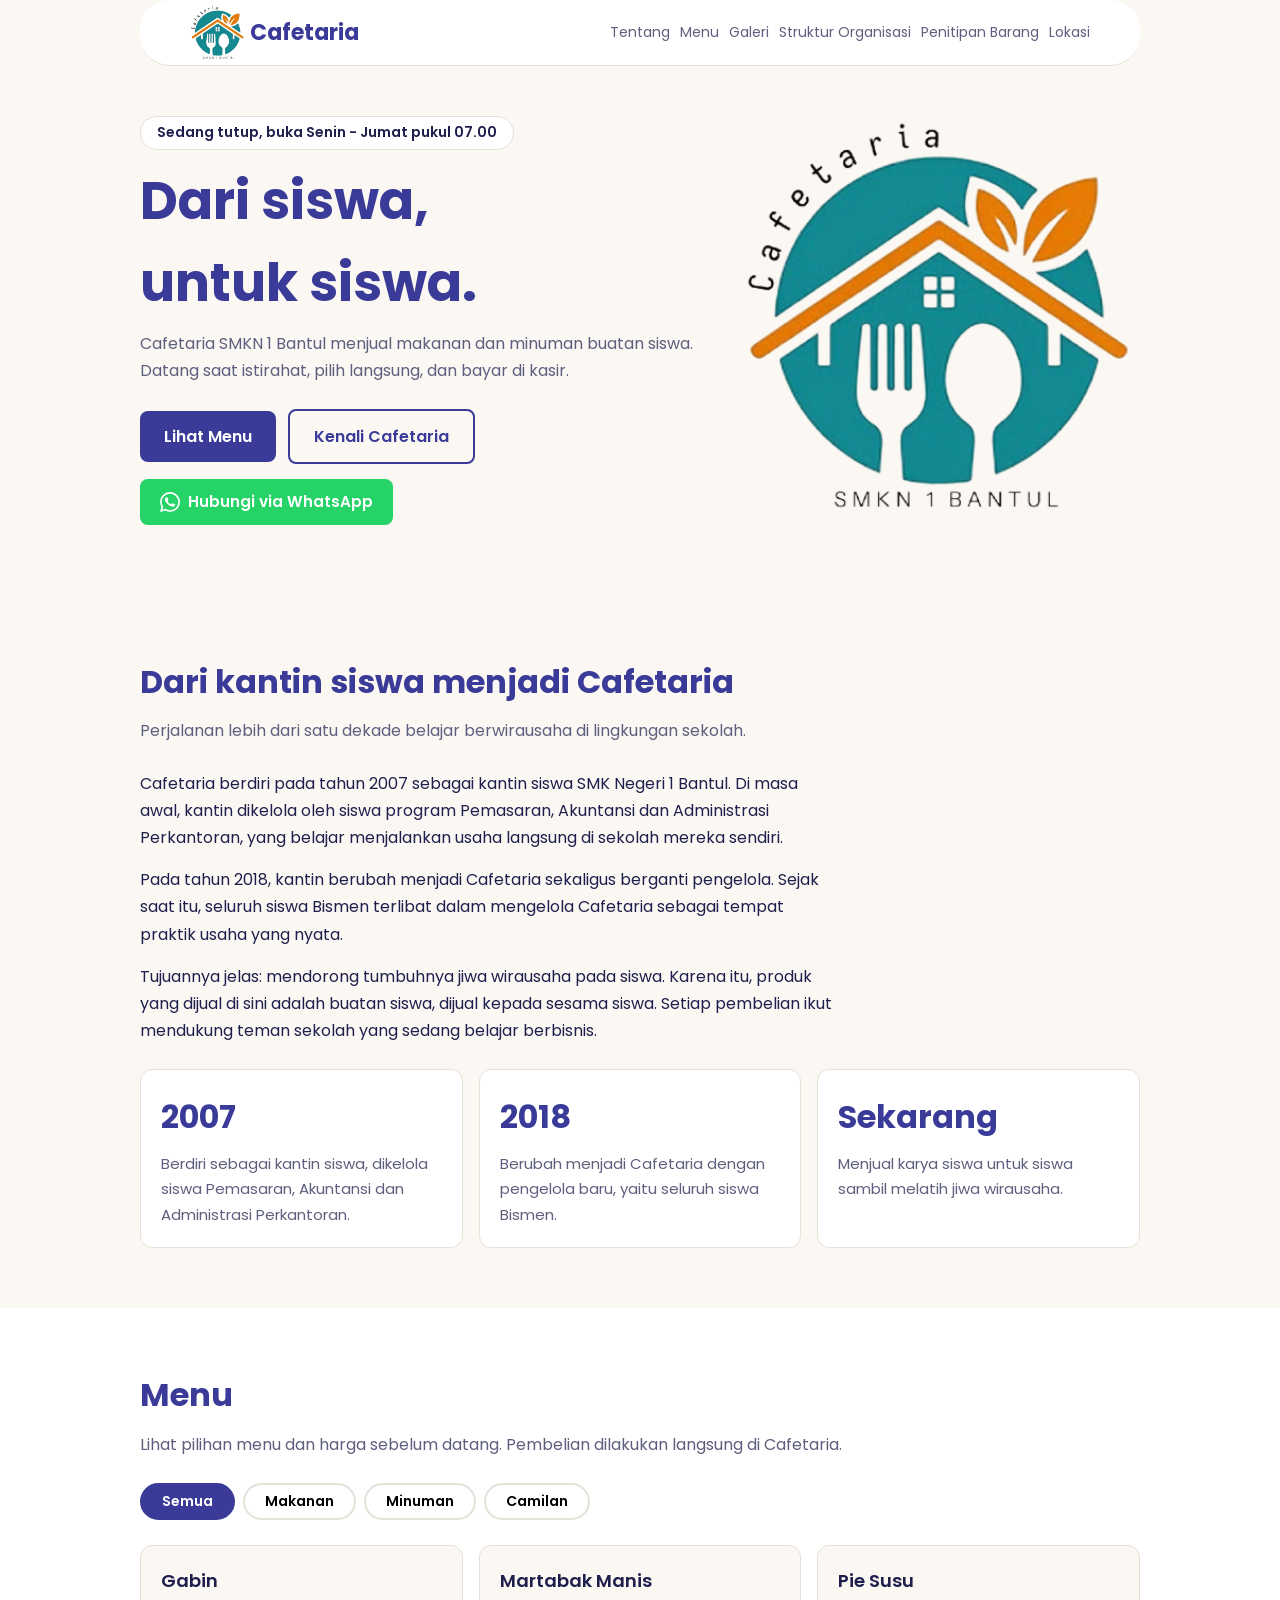
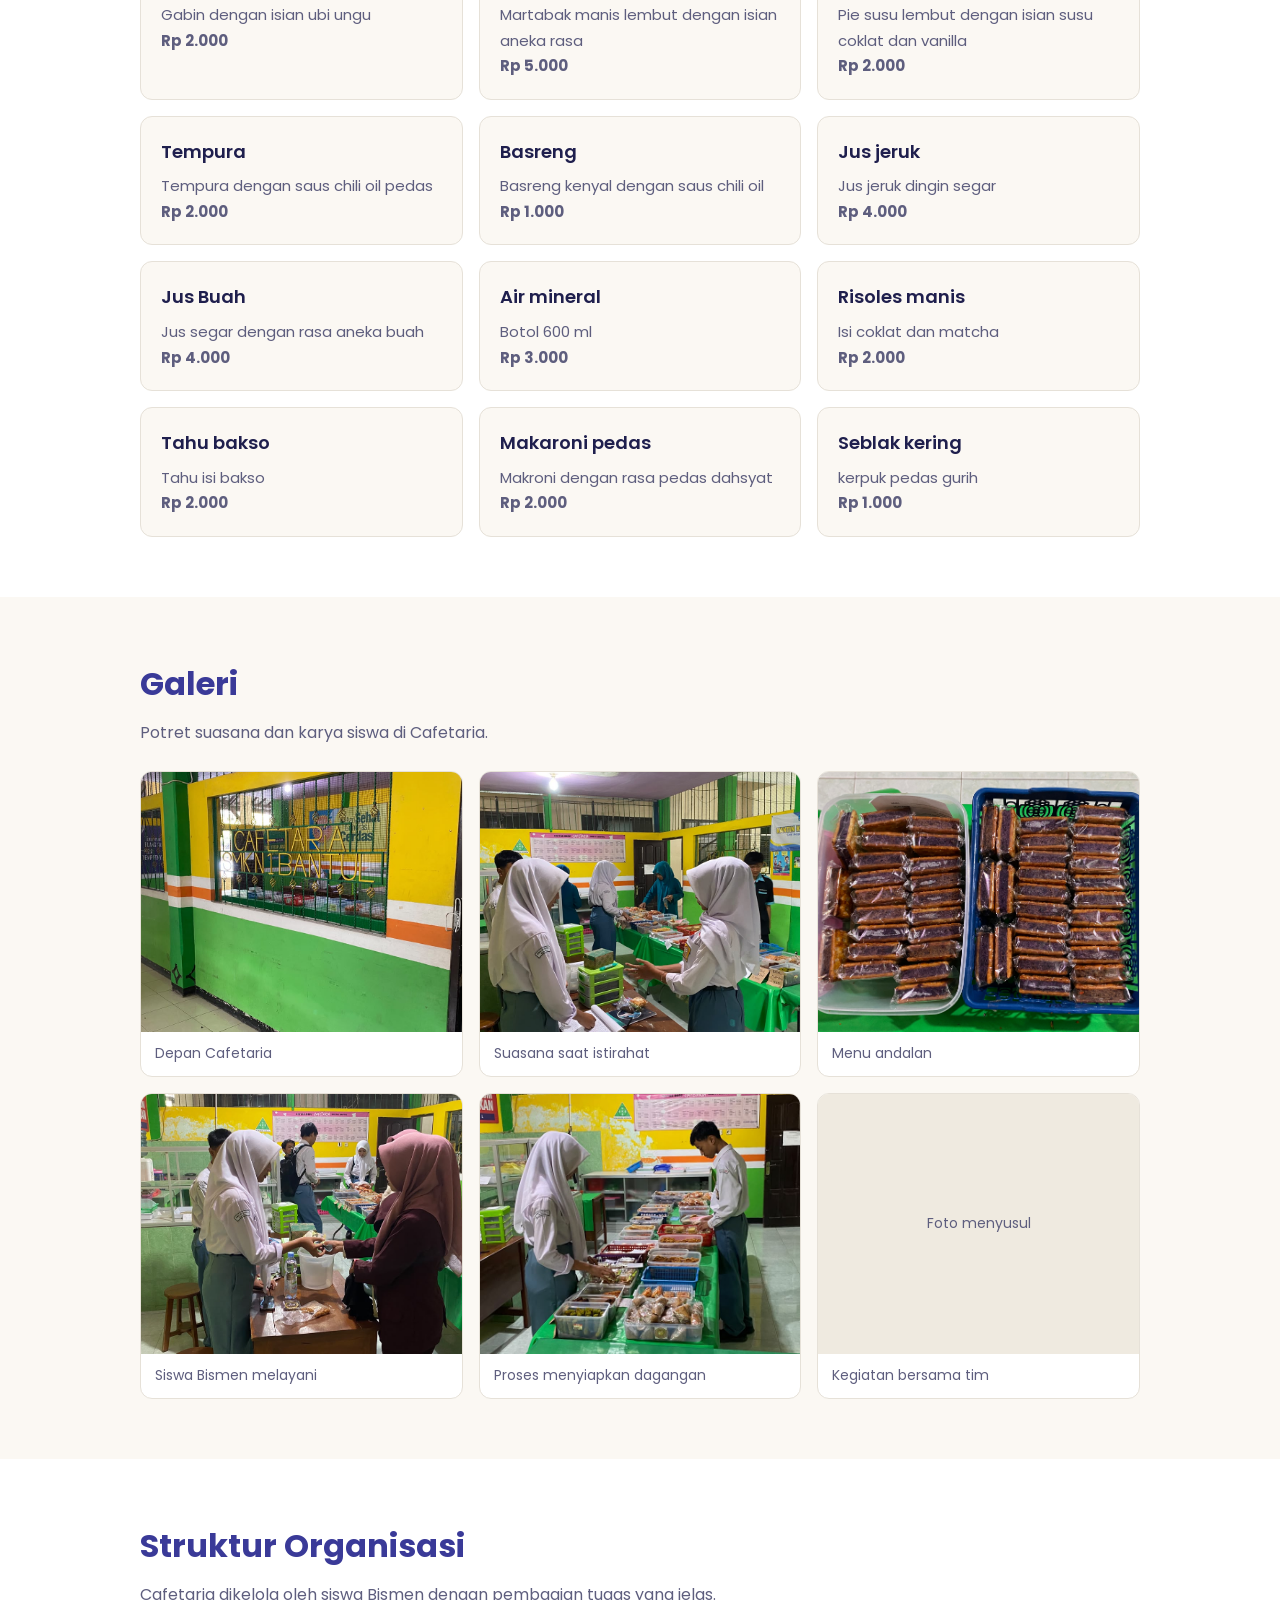
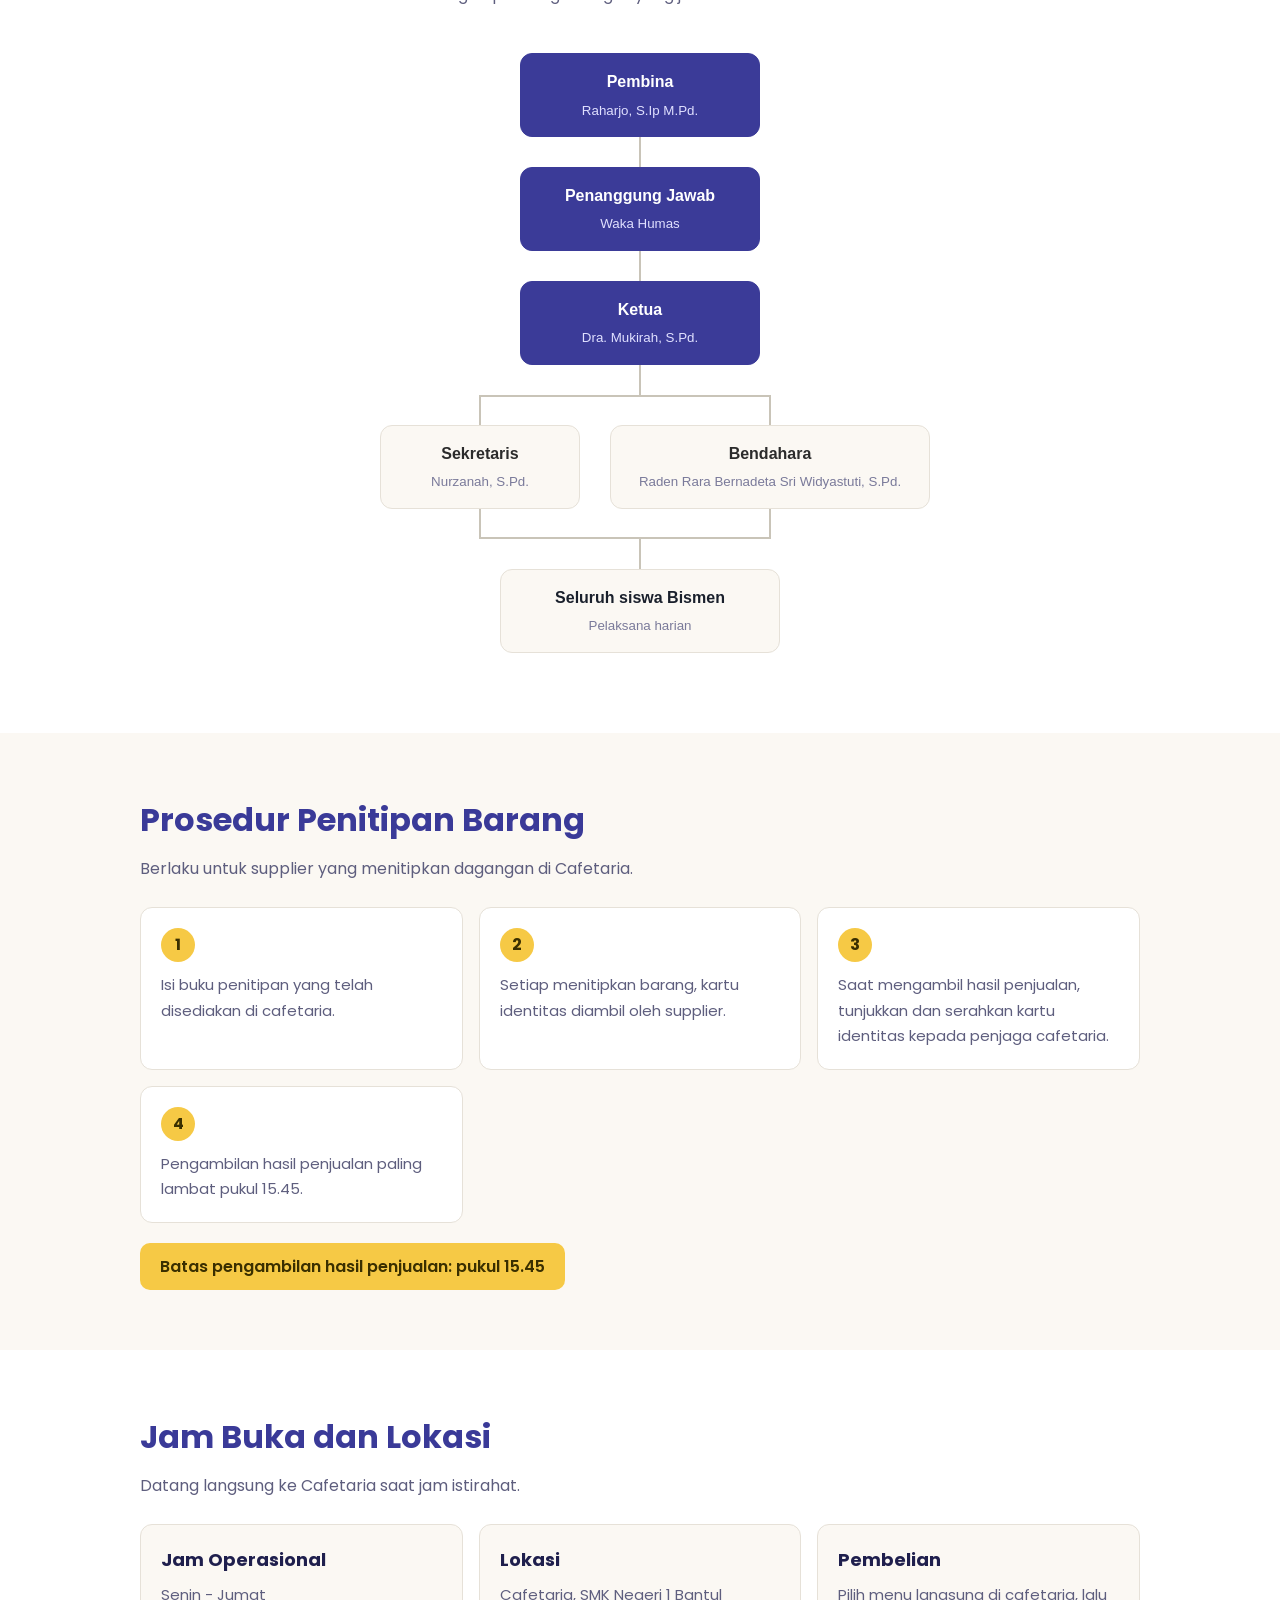
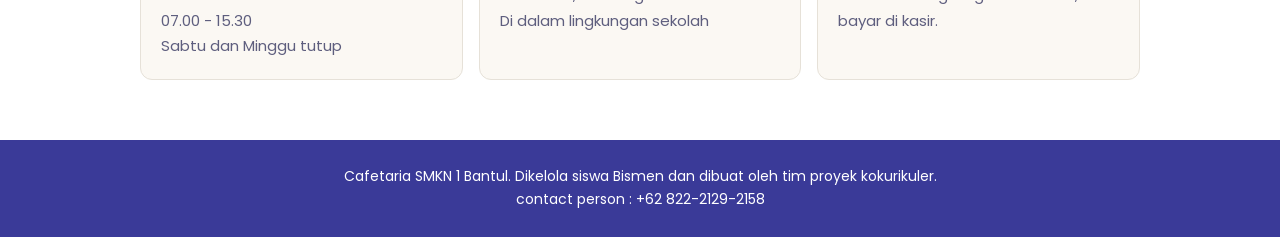
<file: index.html>
<!DOCTYPE html>
<html lang="id">
<head>
    <meta charset="UTF-8">
    <meta name="viewport" content="width=device-width, initial-scale=1.0">
    <title>Cafetaria SMKN 1 Bantul</title>
    <link rel="icon" href="logo 1.png" type="image/png">
    <!-- Font dari Google Fonts -->
    <link href="https://fonts.googleapis.com/css2?family=Poppins:wght@400;600;700&display=swap" rel="stylesheet">

    <!-- File CSS -->
    <link rel="stylesheet" href="cafet.css">
     
</head>

<body>

    <!-- ===== NAVBAR ===== -->
    <header class="navbar">
        <div class="container nav-isi">
            <a href="#beranda" class="nav-logo">
                <img src="logo 1.png" alt="Logo Cafetaria">
                <span>Cafetaria</span>
            </a>
            <nav class="nav-menu">
                <a href="#tentang">Tentang</a>
                <a href="#menu">Menu</a>
                <a href="#galeri">Galeri</a>
                <a href="#struktur">Struktur Organisasi</a>
                <a href="#penitipan">Penitipan Barang</a>
                <a href="#lokasi">Lokasi</a>
            </nav>
        </div>
    </header>

    <!-- ===== BERANDA ===== -->
    <section id="beranda" class="hero">
        <div class="container hero-isi">
            <div class="hero-teks">
                <p class="status" id="status">Memeriksa jam buka...</p>
                <h1>Dari siswa,</h1>
                <h1>untuk siswa.</h1>
                <p class="hero-deskripsi">
                    Cafetaria SMKN 1 Bantul menjual makanan dan minuman buatan siswa.
                    Datang saat istirahat, pilih langsung, dan bayar di kasir.
                </p>
                <a href="#menu" class="tombol">Lihat Menu</a>
                <a href="#tentang" class="tombol tombol-garis">Kenali Cafetaria</a>

               <a href="https://wa.me/6282221292158" target="_blank" class="btn-wa">
  <svg class="icon-wa" viewBox="0 0 24 24" fill="currentColor">
    <path d="M.057 24l1.687-6.163c-1.041-1.804-1.588-3.849-1.587-5.946.003-6.556 5.338-11.891 11.893-11.891 3.181.001 6.167 1.24 8.413 3.488 2.245 2.248 3.481 5.236 3.48 8.414-.003 6.557-5.338 11.892-11.893 11.892-1.99-.001-3.951-.5-5.688-1.448l-6.305 1.654zm6.597-3.807c1.676.995 3.276 1.591 5.392 1.592 5.448 0 9.886-4.434 9.889-9.885.002-5.462-4.415-9.89-9.881-9.892-5.452 0-9.887 4.434-9.889 9.884-.001 2.225.651 3.891 1.746 5.634l-.999 3.648 3.742-.981zm11.387-5.464c-.074-.124-.272-.198-.57-.347-.297-.149-1.758-.868-2.031-.967-.272-.099-.47-.149-.669.149-.198.297-.768.967-.941 1.165-.173.198-.347.223-.644.074-.297-.149-1.255-.462-2.39-1.475-.883-.788-1.48-1.761-1.653-2.059-.173-.297-.018-.458.13-.606.134-.133.297-.347.446-.521.151-.172.2-.296.3-.495.099-.198.05-.372-.025-.521-.075-.148-.669-1.611-.916-2.206-.242-.579-.487-.501-.669-.51l-.57-.01c-.198 0-.52.074-.792.372s-1.04 1.016-1.04 2.479 1.065 2.876 1.213 3.074c.149.198 2.095 3.2 5.076 4.487.709.306 1.263.489 1.694.626.712.226 1.36.194 1.872.118.571-.085 1.758-.719 2.006-1.413.248-.695.248-1.29.173-1.414z"/>
  </svg>
  Hubungi via WhatsApp
</a>

            </div>
            <div class="hero-gambar">
                <img src="logo 1.png" alt="Logo Cafetaria SMKN 1 Bantul">
            </div>
        </div>
    </section>

    <!-- ===== TENTANG ===== -->
    <section id="tentang" class="bagian">
        <div class="container">
            <h2>Dari kantin siswa menjadi Cafetaria</h2>
            <p class="subjudul">Perjalanan lebih dari satu dekade belajar berwirausaha di lingkungan sekolah.</p>

            <p class="paragraf">
                Cafetaria berdiri pada tahun 2007 sebagai kantin siswa SMK Negeri 1 Bantul.
                Di masa awal, kantin dikelola oleh siswa program Pemasaran, Akuntansi dan Administrasi Perkantoran,
                yang belajar menjalankan usaha langsung di sekolah mereka sendiri.
            </p>
            <p class="paragraf">
                Pada tahun 2018, kantin berubah menjadi Cafetaria sekaligus berganti pengelola.
                Sejak saat itu, seluruh siswa Bismen terlibat dalam mengelola Cafetaria
                sebagai tempat praktik usaha yang nyata.
            </p>
            <p class="paragraf">
                Tujuannya jelas: mendorong tumbuhnya jiwa wirausaha pada siswa.
                Karena itu, produk yang dijual di sini adalah buatan siswa, dijual kepada sesama siswa.
                Setiap pembelian ikut mendukung teman sekolah yang sedang belajar berbisnis.
            </p>

            <div class="kotak-grid">
                <div class="kartu">
                    <h3 class="tahun">2007</h3>
                    <p>Berdiri sebagai kantin siswa, dikelola siswa Pemasaran, Akuntansi dan Administrasi Perkantoran.</p>
                </div>
                <div class="kartu">
                    <h3 class="tahun">2018</h3>
                    <p>Berubah menjadi Cafetaria dengan pengelola baru, yaitu seluruh siswa Bismen.</p>
                </div>
                <div class="kartu">
                    <h3 class="tahun">Sekarang</h3>
                    <p>Menjual karya siswa untuk siswa sambil melatih jiwa wirausaha.</p>
                </div>
            </div>
        </div>
    </section>

    <!-- ===== MENU ===== -->
    <section id="menu" class="bagian bagian-putih">
        <div class="container">
            <h2>Menu</h2>
            <p class="subjudul">Lihat pilihan menu dan harga sebelum datang. Pembelian dilakukan langsung di Cafetaria.</p>

            <!-- Tombol kategori -->
            <div class="tab-menu">
                <button class="tab aktif" onclick="tampilMenu('Semua')">Semua</button>
                <button class="tab" onclick="tampilMenu('Makanan')">Makanan</button>
                <button class="tab" onclick="tampilMenu('Minuman')">Minuman</button>
                <button class="tab" onclick="tampilMenu('Camilan')">Camilan</button>
            </div>

            <!-- Daftar menu diisi oleh script.js -->
            <div class="kotak-grid" id="daftar-menu"></div>
        </div>
    </section>

    <!-- ===== GALERI ===== -->
    <section id="galeri" class="bagian">
        <div class="container">
            <h2>Galeri</h2>
            <p class="subjudul">Potret suasana dan karya siswa di Cafetaria.</p>

            <div class="galeri">
                <div class="foto">
                    <img src="depan.jpeg" alt="Menu andalan">
                    <p>Depan Cafetaria</p>
                </div>

                <!-- Ganti kotak kosong ini dengan foto asli:
                     <img src="images/namafoto.jpg" alt="deskripsi foto"> -->
                <div class="foto">
                    <img src="ramai.jpeg" alt="Menu andalan">
                    <p>Suasana saat istirahat</p>
                </div>
                <div class="foto">
                    <img src="makanan1.jpeg" alt="Menu andalan">
                    <p>Menu andalan</p>
                </div>
                <div class="foto">
                    <img src="melayani.jpeg" alt="Menu andalan">
                    <p>Siswa Bismen melayani</p>
                </div>
                <div class="foto">
                    <img src="siap.jpeg" alt="Proses menyiapkan dagangan">
                    <p>Proses menyiapkan dagangan</p>
                </div>
                <div class="foto">
                    <div class="foto-kosong">Foto menyusul</div>
                    <p>Kegiatan bersama tim</p>
                </div>
            </div>
        </div>
    </section>

    <!-- ===== STRUKTUR ORGANISASI ===== -->
    <section id="struktur" class="bagian bagian-putih">
        <div class="container">
            <h2>Struktur Organisasi</h2>
            <p class="subjudul">Cafetaria dikelola oleh siswa Bismen dengan pembagian tugas yang jelas.</p>
             
    <div class="struktur">
    <!-- Level 1: Pembina -->
    <div class="baris">
        <div class="jabatan utama">Pembina<br><small>Raharjo, S.Ip M.Pd.</small></div>
    </div>
    <div class="garis-vertikal"></div>
    
    <!-- Level 2: Penanggung Jawab -->
    <div class="baris">
        <div class="jabatan utama">Penanggung Jawab<br><small>Waka Humas</small></div>
    </div>
    <div class="garis-vertikal"></div>
    
    <!-- Level 3: Ketua -->
    <div class="baris">
        <div class="jabatan utama">Ketua<br><small>Dra. Mukirah, S.Pd.</small></div>
    </div>
    <div class="garis-vertikal"></div>
    
    <!-- AREA PERCABANGAN -->
    <div class="area-cabang">
        <!-- Garis Horizontal Atas -->
        <div class="garis-h garis-atas"></div>
        
        <div class="baris-cabang">
            <!-- Kiri: Sekretaris -->
            <div class="kolom-cabang">
                <div class="garis-sambung-kotak"></div>
                <div class="jabatan font-sekretaris">Sekretaris<br><small>Nurzanah, S.Pd.</small></div>
                <div class="garis-sambung-kotak"></div>
            </div>
            
            <!-- Kanan: Bendahara -->
            <div class="kolom-cabang">
                <div class="garis-sambung-kotak"></div>
                <div class="jabatan font-bendahara">Bendahara<br><small>Raden Rara Bernadeta Sri Widyastuti, S.Pd.</small></div>
                <div class="garis-sambung-kotak"></div>
            </div>
        </div>
        
        <!-- Garis Horizontal Bawah -->
        <div class="garis-h garis-bawah"></div>
    </div>
    
    <div class="garis-vertikal"></div>
    
    <!-- Level 4: Seluruh Siswa Bismen -->
    <div class="baris">
        <div class="jabatan font-bismen">
            <span class="teks-bismen">Seluruh siswa Bismen</span><br>
            <small>Pelaksana harian</small>
        </div>
    </div>
</div>
        </div>
    </section>

    <!-- ===== PROSEDUR PENITIPAN BARANG ===== -->
    <section id="penitipan" class="bagian">
        <div class="container">
            <h2>Prosedur Penitipan Barang</h2>
            <p class="subjudul">Berlaku untuk supplier yang menitipkan dagangan di Cafetaria.</p>

            <div class="kotak-grid">
                <div class="kartu">
                    <span class="nomor">1</span>
                    <p>Isi buku penitipan yang telah disediakan di cafetaria.</p>
                </div>
                <div class="kartu">
                    <span class="nomor">2</span>
                    <p>Setiap menitipkan barang, kartu identitas diambil oleh supplier.</p>
                </div>
                <div class="kartu">
                    <span class="nomor">3</span>
                    <p>Saat mengambil hasil penjualan, tunjukkan dan serahkan kartu identitas kepada penjaga cafetaria.</p>
                </div>
                <div class="kartu">
                    <span class="nomor">4</span>
                    <p>Pengambilan hasil penjualan paling lambat pukul 15.45.</p>
                </div>
            </div>

            <p class="catatan">Batas pengambilan hasil penjualan: pukul 15.45</p>
        </div>
    </section>

    <!-- ===== LOKASI ===== -->
    <section id="lokasi" class="bagian bagian-putih">
        <div class="container">
            <h2>Jam Buka dan Lokasi</h2>
            <p class="subjudul">Datang langsung ke Cafetaria saat jam istirahat.</p>

            <div class="kotak-grid">
                <div class="kartu">
                    <h3>Jam Operasional</h3>
                    <p>Senin - Jumat</p>
                    <p>07.00 - 15.30</p>
                    <p>Sabtu dan Minggu tutup</p>
                </div>
                <div class="kartu">
                    <h3>Lokasi</h3>
                    <p>Cafetaria, SMK Negeri 1 Bantul</p>
                    <p>Di dalam lingkungan sekolah</p>
                </div>
                <div class="kartu">
                    <h3>Pembelian</h3>
                    <p>Pilih menu langsung di cafetaria, lalu bayar di kasir.</p>
                </div>
            </div>
        </div>
    </section>

    <!-- ===== FOOTER ===== -->
    <footer class="footer">
        <div class="container">
            <p>Cafetaria SMKN 1 Bantul. Dikelola siswa Bismen dan dibuat oleh tim proyek kokurikuler.</p>
            <p>contact person : +62 822-2129-2158 </p>
        </div>
    </footer>

    <!-- File JavaScript -->
    <script src="cafet.js"></script>
</body>
</html>
</file>
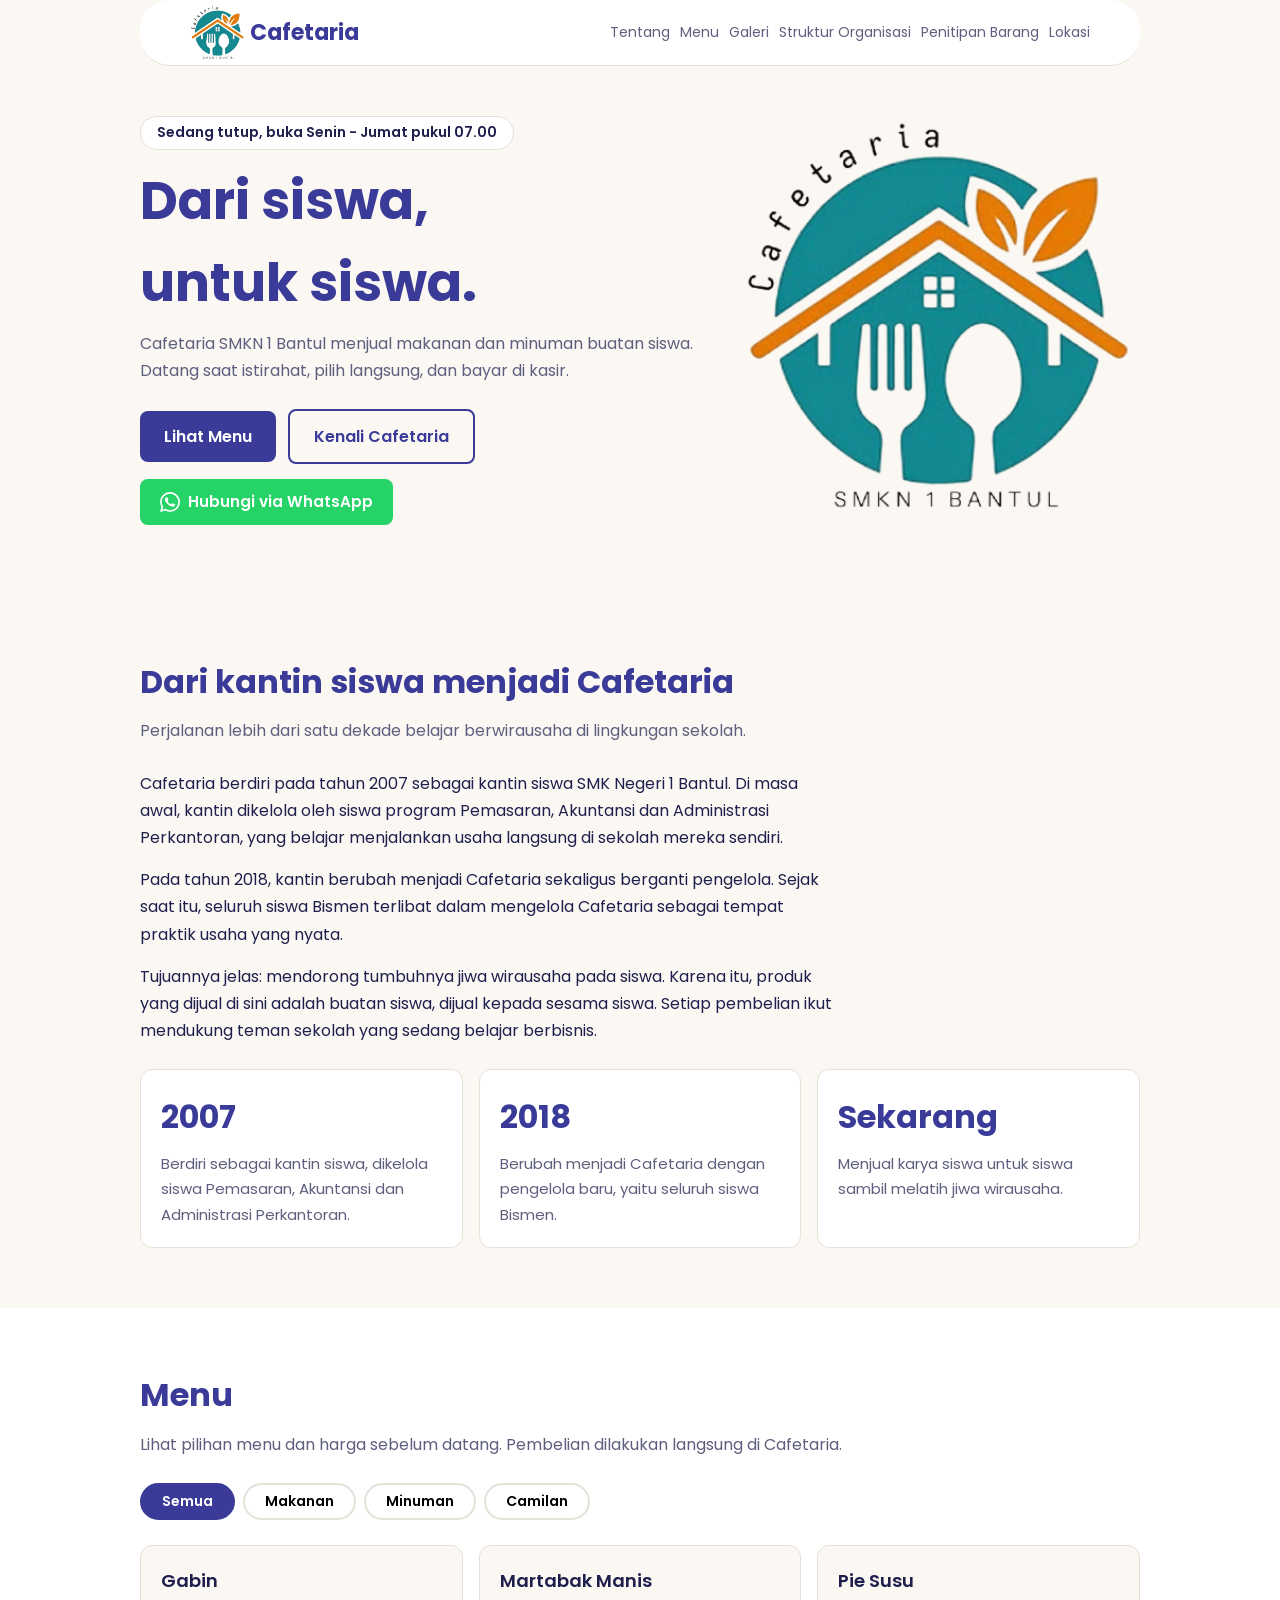
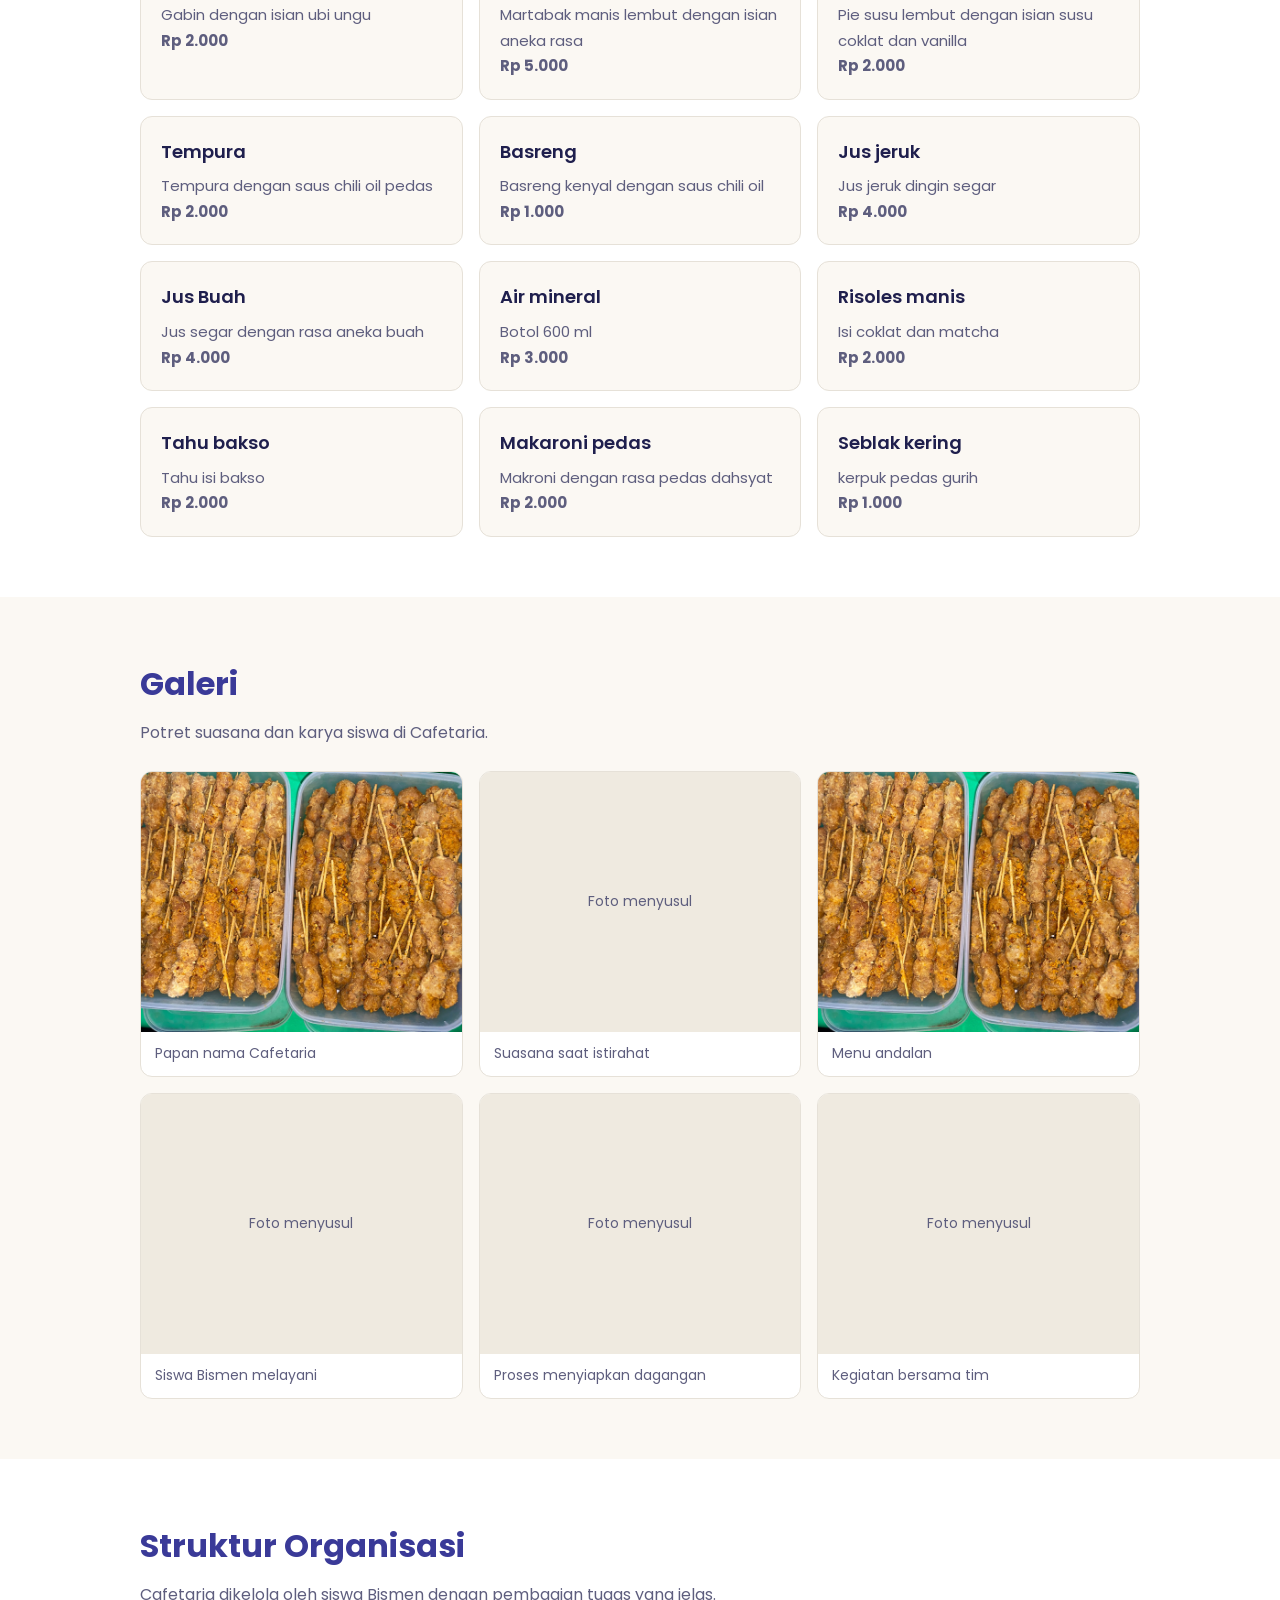
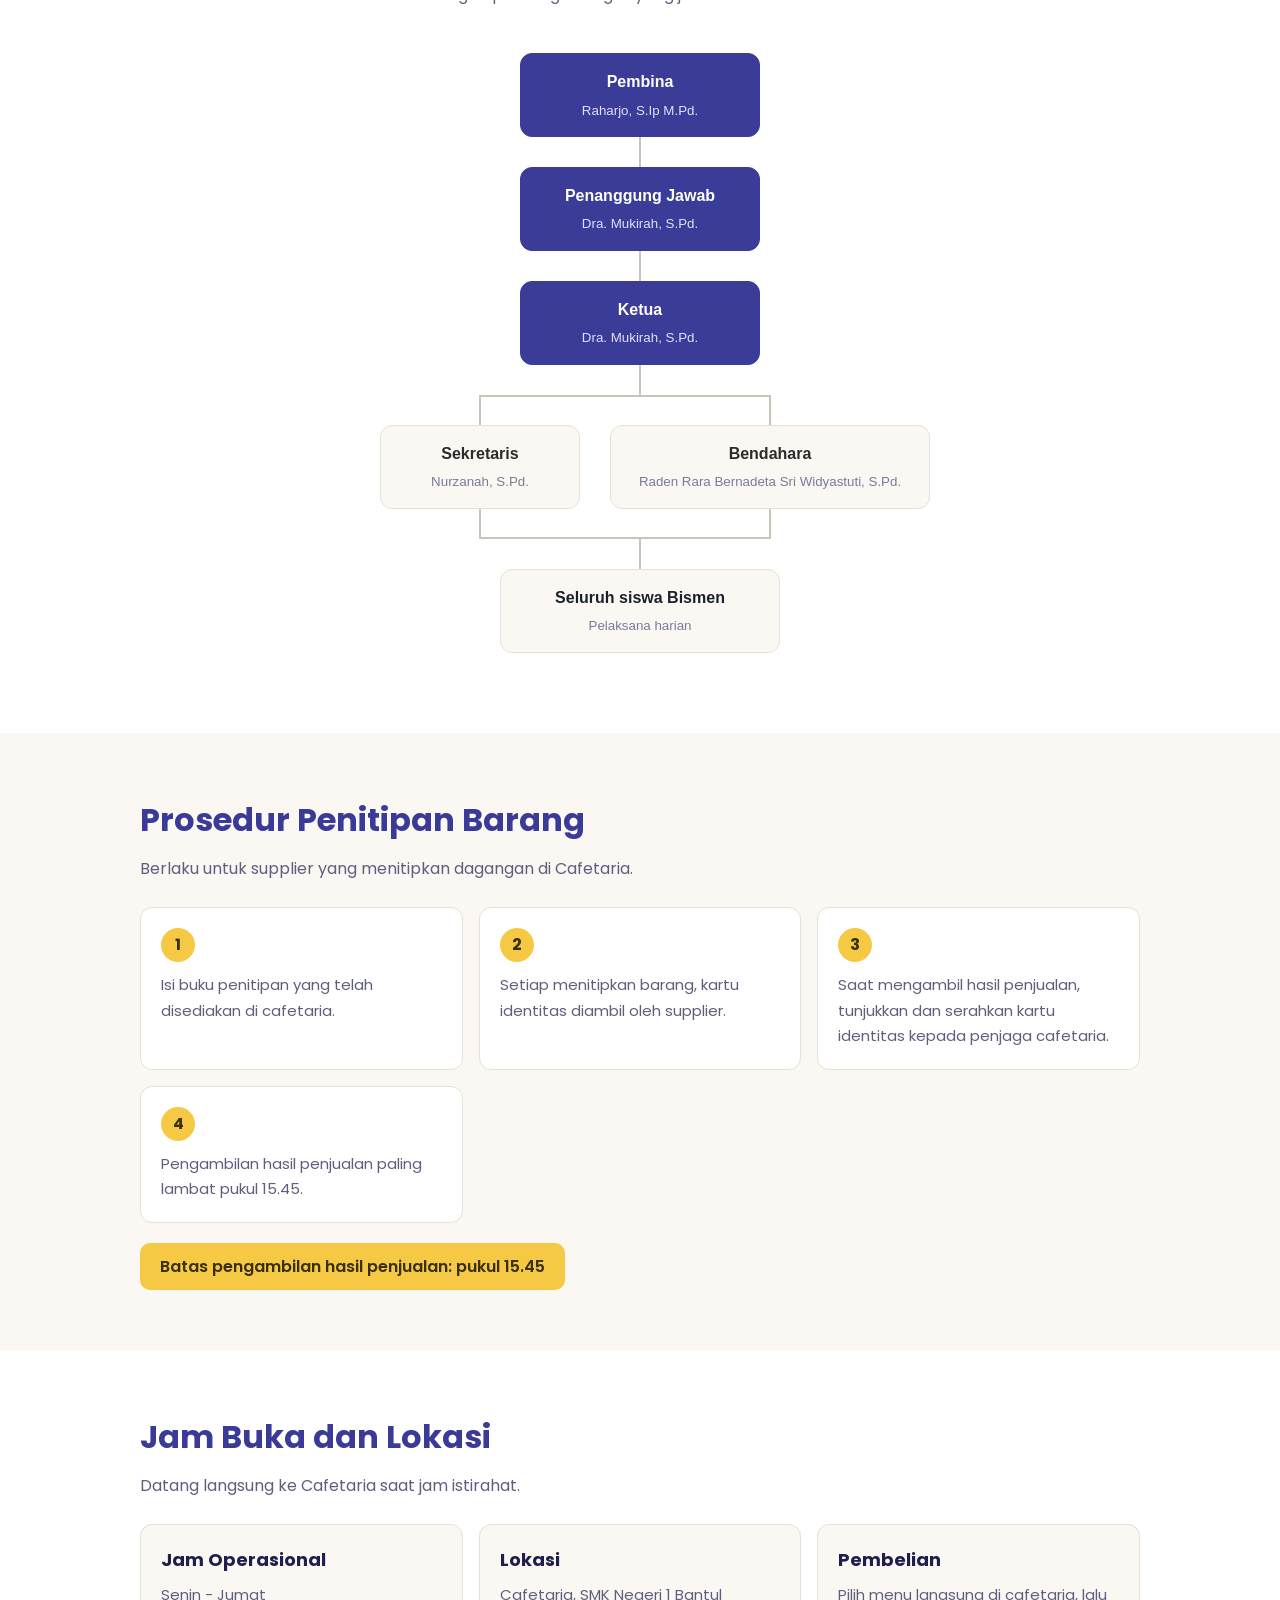
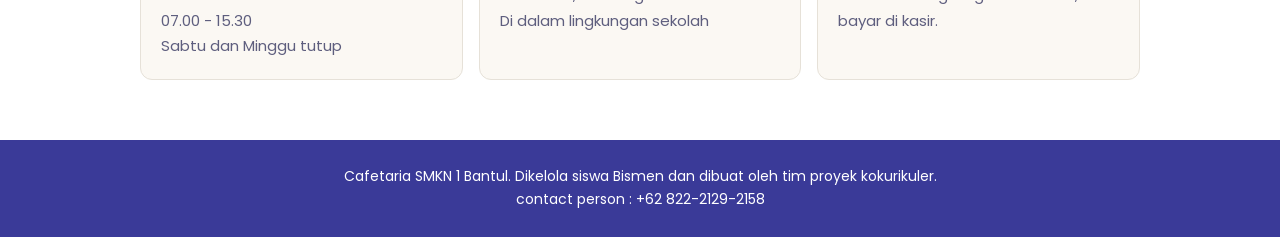
<file: cafet.html>
<!DOCTYPE html>
<html lang="id">
<head>
    <meta charset="UTF-8">
    <meta name="viewport" content="width=device-width, initial-scale=1.0">
    <title>Cafetaria SMKN 1 Bantul</title>
    <link rel="icon" href="logo 1.png" type="image/png">
    <!-- Font dari Google Fonts -->
    <link href="https://fonts.googleapis.com/css2?family=Poppins:wght@400;600;700&display=swap" rel="stylesheet">

    <!-- File CSS -->
    <link rel="stylesheet" href="cafet.css">
     
</head>

<body>

    <!-- ===== NAVBAR ===== -->
    <header class="navbar">
        <div class="container nav-isi">
            <a href="#beranda" class="nav-logo">
                <img src="logo 1.png" alt="Logo Cafetaria">
                <span>Cafetaria</span>
            </a>
            <nav class="nav-menu">
                <a href="#tentang">Tentang</a>
                <a href="#menu">Menu</a>
                <a href="#galeri">Galeri</a>
                <a href="#struktur">Struktur Organisasi</a>
                <a href="#penitipan">Penitipan Barang</a>
                <a href="#lokasi">Lokasi</a>
            </nav>
        </div>
    </header>

    <!-- ===== BERANDA ===== -->
    <section id="beranda" class="hero">
        <div class="container hero-isi">
            <div class="hero-teks">
                <p class="status" id="status">Memeriksa jam buka...</p>
                <h1>Dari siswa,</h1>
                <h1>untuk siswa.</h1>
                <p class="hero-deskripsi">
                    Cafetaria SMKN 1 Bantul menjual makanan dan minuman buatan siswa.
                    Datang saat istirahat, pilih langsung, dan bayar di kasir.
                </p>
                <a href="#menu" class="tombol">Lihat Menu</a>
                <a href="#tentang" class="tombol tombol-garis">Kenali Cafetaria</a>

               <a href="https://wa.me/6282221292158" target="_blank" class="btn-wa">
  <svg class="icon-wa" viewBox="0 0 24 24" fill="currentColor">
    <path d="M.057 24l1.687-6.163c-1.041-1.804-1.588-3.849-1.587-5.946.003-6.556 5.338-11.891 11.893-11.891 3.181.001 6.167 1.24 8.413 3.488 2.245 2.248 3.481 5.236 3.48 8.414-.003 6.557-5.338 11.892-11.893 11.892-1.99-.001-3.951-.5-5.688-1.448l-6.305 1.654zm6.597-3.807c1.676.995 3.276 1.591 5.392 1.592 5.448 0 9.886-4.434 9.889-9.885.002-5.462-4.415-9.89-9.881-9.892-5.452 0-9.887 4.434-9.889 9.884-.001 2.225.651 3.891 1.746 5.634l-.999 3.648 3.742-.981zm11.387-5.464c-.074-.124-.272-.198-.57-.347-.297-.149-1.758-.868-2.031-.967-.272-.099-.47-.149-.669.149-.198.297-.768.967-.941 1.165-.173.198-.347.223-.644.074-.297-.149-1.255-.462-2.39-1.475-.883-.788-1.48-1.761-1.653-2.059-.173-.297-.018-.458.13-.606.134-.133.297-.347.446-.521.151-.172.2-.296.3-.495.099-.198.05-.372-.025-.521-.075-.148-.669-1.611-.916-2.206-.242-.579-.487-.501-.669-.51l-.57-.01c-.198 0-.52.074-.792.372s-1.04 1.016-1.04 2.479 1.065 2.876 1.213 3.074c.149.198 2.095 3.2 5.076 4.487.709.306 1.263.489 1.694.626.712.226 1.36.194 1.872.118.571-.085 1.758-.719 2.006-1.413.248-.695.248-1.29.173-1.414z"/>
  </svg>
  Hubungi via WhatsApp
</a>

            </div>
            <div class="hero-gambar">
                <img src="logo 1.png" alt="Logo Cafetaria SMKN 1 Bantul">
            </div>
        </div>
    </section>

    <!-- ===== TENTANG ===== -->
    <section id="tentang" class="bagian">
        <div class="container">
            <h2>Dari kantin siswa menjadi Cafetaria</h2>
            <p class="subjudul">Perjalanan lebih dari satu dekade belajar berwirausaha di lingkungan sekolah.</p>

            <p class="paragraf">
                Cafetaria berdiri pada tahun 2007 sebagai kantin siswa SMK Negeri 1 Bantul.
                Di masa awal, kantin dikelola oleh siswa program Pemasaran, Akuntansi dan Administrasi Perkantoran,
                yang belajar menjalankan usaha langsung di sekolah mereka sendiri.
            </p>
            <p class="paragraf">
                Pada tahun 2018, kantin berubah menjadi Cafetaria sekaligus berganti pengelola.
                Sejak saat itu, seluruh siswa Bismen terlibat dalam mengelola Cafetaria
                sebagai tempat praktik usaha yang nyata.
            </p>
            <p class="paragraf">
                Tujuannya jelas: mendorong tumbuhnya jiwa wirausaha pada siswa.
                Karena itu, produk yang dijual di sini adalah buatan siswa, dijual kepada sesama siswa.
                Setiap pembelian ikut mendukung teman sekolah yang sedang belajar berbisnis.
            </p>

            <div class="kotak-grid">
                <div class="kartu">
                    <h3 class="tahun">2007</h3>
                    <p>Berdiri sebagai kantin siswa, dikelola siswa Pemasaran, Akuntansi dan Administrasi Perkantoran.</p>
                </div>
                <div class="kartu">
                    <h3 class="tahun">2018</h3>
                    <p>Berubah menjadi Cafetaria dengan pengelola baru, yaitu seluruh siswa Bismen.</p>
                </div>
                <div class="kartu">
                    <h3 class="tahun">Sekarang</h3>
                    <p>Menjual karya siswa untuk siswa sambil melatih jiwa wirausaha.</p>
                </div>
            </div>
        </div>
    </section>

    <!-- ===== MENU ===== -->
    <section id="menu" class="bagian bagian-putih">
        <div class="container">
            <h2>Menu</h2>
            <p class="subjudul">Lihat pilihan menu dan harga sebelum datang. Pembelian dilakukan langsung di Cafetaria.</p>

            <!-- Tombol kategori -->
            <div class="tab-menu">
                <button class="tab aktif" onclick="tampilMenu('Semua')">Semua</button>
                <button class="tab" onclick="tampilMenu('Makanan')">Makanan</button>
                <button class="tab" onclick="tampilMenu('Minuman')">Minuman</button>
                <button class="tab" onclick="tampilMenu('Camilan')">Camilan</button>
            </div>

            <!-- Daftar menu diisi oleh script.js -->
            <div class="kotak-grid" id="daftar-menu"></div>
        </div>
    </section>

    <!-- ===== GALERI ===== -->
    <section id="galeri" class="bagian">
        <div class="container">
            <h2>Galeri</h2>
            <p class="subjudul">Potret suasana dan karya siswa di Cafetaria.</p>

            <div class="galeri">
                <div class="foto">
                    <img src="makanan4.jpeg" alt="Menu andalan">
                    <p>Papan nama Cafetaria</p>
                </div>

                <!-- Ganti kotak kosong ini dengan foto asli:
                     <img src="images/namafoto.jpg" alt="deskripsi foto"> -->
                <div class="foto">
                    <div class="foto-kosong">Foto menyusul</div>
                    <p>Suasana saat istirahat</p>
                </div>
                <div class="foto">
                    <img src="makanan4.jpeg" alt="Menu andalan">
                    <p>Menu andalan</p>
                </div>
                <div class="foto">
                    <div class="foto-kosong">Foto menyusul</div>
                    <p>Siswa Bismen melayani</p>
                </div>
                <div class="foto">
                    <div class="foto-kosong">Foto menyusul</div>
                    <p>Proses menyiapkan dagangan</p>
                </div>
                <div class="foto">
                    <div class="foto-kosong">Foto menyusul</div>
                    <p>Kegiatan bersama tim</p>
                </div>
            </div>
        </div>
    </section>

    <!-- ===== STRUKTUR ORGANISASI ===== -->
    <section id="struktur" class="bagian bagian-putih">
        <div class="container">
            <h2>Struktur Organisasi</h2>
            <p class="subjudul">Cafetaria dikelola oleh siswa Bismen dengan pembagian tugas yang jelas.</p>
             
    <div class="struktur">
    <!-- Level 1: Pembina -->
    <div class="baris">
        <div class="jabatan utama">Pembina<br><small>Raharjo, S.Ip M.Pd.</small></div>
    </div>
    <div class="garis-vertikal"></div>
    
    <!-- Level 2: Penanggung Jawab -->
    <div class="baris">
        <div class="jabatan utama">Penanggung Jawab<br><small>Dra. Mukirah, S.Pd.</small></div>
    </div>
    <div class="garis-vertikal"></div>
    
    <!-- Level 3: Ketua -->
    <div class="baris">
        <div class="jabatan utama">Ketua<br><small>Dra. Mukirah, S.Pd.</small></div>
    </div>
    <div class="garis-vertikal"></div>
    
    <!-- AREA PERCABANGAN -->
    <div class="area-cabang">
        <!-- Garis Horizontal Atas -->
        <div class="garis-h garis-atas"></div>
        
        <div class="baris-cabang">
            <!-- Kiri: Sekretaris -->
            <div class="kolom-cabang">
                <div class="garis-sambung-kotak"></div>
                <div class="jabatan font-sekretaris">Sekretaris<br><small>Nurzanah, S.Pd.</small></div>
                <div class="garis-sambung-kotak"></div>
            </div>
            
            <!-- Kanan: Bendahara -->
            <div class="kolom-cabang">
                <div class="garis-sambung-kotak"></div>
                <div class="jabatan font-bendahara">Bendahara<br><small>Raden Rara Bernadeta Sri Widyastuti, S.Pd.</small></div>
                <div class="garis-sambung-kotak"></div>
            </div>
        </div>
        
        <!-- Garis Horizontal Bawah -->
        <div class="garis-h garis-bawah"></div>
    </div>
    
    <div class="garis-vertikal"></div>
    
    <!-- Level 4: Seluruh Siswa Bismen -->
    <div class="baris">
        <div class="jabatan font-bismen">
            <span class="teks-bismen">Seluruh siswa Bismen</span><br>
            <small>Pelaksana harian</small>
        </div>
    </div>
</div>
        </div>
    </section>

    <!-- ===== PROSEDUR PENITIPAN BARANG ===== -->
    <section id="penitipan" class="bagian">
        <div class="container">
            <h2>Prosedur Penitipan Barang</h2>
            <p class="subjudul">Berlaku untuk supplier yang menitipkan dagangan di Cafetaria.</p>

            <div class="kotak-grid">
                <div class="kartu">
                    <span class="nomor">1</span>
                    <p>Isi buku penitipan yang telah disediakan di cafetaria.</p>
                </div>
                <div class="kartu">
                    <span class="nomor">2</span>
                    <p>Setiap menitipkan barang, kartu identitas diambil oleh supplier.</p>
                </div>
                <div class="kartu">
                    <span class="nomor">3</span>
                    <p>Saat mengambil hasil penjualan, tunjukkan dan serahkan kartu identitas kepada penjaga cafetaria.</p>
                </div>
                <div class="kartu">
                    <span class="nomor">4</span>
                    <p>Pengambilan hasil penjualan paling lambat pukul 15.45.</p>
                </div>
            </div>

            <p class="catatan">Batas pengambilan hasil penjualan: pukul 15.45</p>
        </div>
    </section>

    <!-- ===== LOKASI ===== -->
    <section id="lokasi" class="bagian bagian-putih">
        <div class="container">
            <h2>Jam Buka dan Lokasi</h2>
            <p class="subjudul">Datang langsung ke Cafetaria saat jam istirahat.</p>

            <div class="kotak-grid">
                <div class="kartu">
                    <h3>Jam Operasional</h3>
                    <p>Senin - Jumat</p>
                    <p>07.00 - 15.30</p>
                    <p>Sabtu dan Minggu tutup</p>
                </div>
                <div class="kartu">
                    <h3>Lokasi</h3>
                    <p>Cafetaria, SMK Negeri 1 Bantul</p>
                    <p>Di dalam lingkungan sekolah</p>
                </div>
                <div class="kartu">
                    <h3>Pembelian</h3>
                    <p>Pilih menu langsung di cafetaria, lalu bayar di kasir.</p>
                </div>
            </div>
        </div>
    </section>

    <!-- ===== FOOTER ===== -->
    <footer class="footer">
        <div class="container">
            <p>Cafetaria SMKN 1 Bantul. Dikelola siswa Bismen dan dibuat oleh tim proyek kokurikuler.</p>
            <p>contact person : +62 822-2129-2158 </p>
        </div>
    </footer>

    <!-- File JavaScript -->
    <script src="cafet.js"></script>
</body>
</html>
</file>
<file: cafet.css>
/* ===== RESET DAN PENGATURAN DASAR ===== */
* {
    margin: 0;
    padding: 0;
    box-sizing: border-box;
}

html {
    scroll-behavior: smooth;
}

body {
    font-family: 'Poppins', sans-serif;
    background-color: #fbf8f3;
    color: #1f1f4d;
    line-height: 1.7;
}

a {
    text-decoration: none;
    color: inherit;
}

img {
    max-width: 100%;
}

/* Pembungkus isi supaya rapi di tengah */
.container {
    width: 90%;
    max-width: 1000px;
    margin: 0 auto;
}

/* ===== NAVBAR ===== */
.navbar {
    background-color: #ffffff;
    border-bottom: 1px solid #e6e1d8;
    position: sticky;
    top: 0;
    z-index: 10;
    border-radius: 30px 30px 30px 30px;
    max-width: 1000px;
    margin: 0 auto;
}

.nav-isi {
    display: flex;
    justify-content: space-between;
    align-items: center;
    flex-wrap: wrap;
    padding: 5px 0;
}

.nav-logo {
    display: flex;
    align-items: center;
    gap: 5px;
    font-size: 22px;
    font-weight: 700;
    color: #3a3a98;
}

.nav-logo img {
    width: 55px;
    height: 55px;
}

.nav-menu {
    display: flex;
    gap: 10px;
    font-size: 14px;
}

.nav-menu a {
    color: #5e5e7e;
}

.nav-menu a:hover {
    color: #3a3a98;
}

/* ===== HERO / BERANDA ===== */
.hero {
    padding: 50px 0 70px;
}

.hero-isi {
    display: flex;
    align-items: center;
    justify-content: space-between;
    gap: 30px;
}

.hero-teks {
    flex: 1.4;
}

.hero-gambar {
    flex: 1;
    text-align: center;
}

.hero-gambar img {
    width: 100%;
    max-width: 400px;
}

.status {
    display: inline-block;
    background-color: #ffffff;
    border: 1px solid #e6e1d8;
    border-radius: 30px;
    padding: 4px 16px;
    font-size: 14px;
    font-weight: 600;
}

.hero h1 {
    font-size: 52px;
    line-height: 1.2;
    margin: 20px 0 15px;
    color: #3a3a98;
}

.hero-deskripsi {
    color: #5e5e7e;
    margin-bottom: 25px;
}

.tombol {
    display: inline-block;
    background-color: #3a3a98;
    color: #ffffff;
    padding: 12px 24px;
    border-radius: 8px;
    font-weight: 600;
    margin-right: 8px;
}

.tombol:hover {
    background-color: #2c2c78;
}

.tombol-garis {
    background-color: transparent;
    color: #3a3a98;
    border: 2px solid #3a3a98;
}

.tombol-garis:hover {
    background-color: #3a3a98;
    color: #ffffff;
}

.kontak-cafetaria {
    margin-top: 25px;
}

.kontak-cafetaria p {
    margin: 8px 0;
    font-size: 16px;
    color: #4A4A4A; /* Warna teks abu-abu gelap agar senada */
}


/* ===== BAGIAN UMUM ===== */
.bagian {
    padding: 60px 0;
}

.bagian-putih {
    background-color: #ffffff;
}

.bagian h2 {
    font-size: 32px;
    color: #3a3a98;
    margin-bottom: 8px;
}

.subjudul {
    color: #5e5e7e;
    margin-bottom: 25px;
}

.paragraf {
    max-width: 700px;
    margin-bottom: 15px;
}
.btn-wa {
  display: inline-flex;
  align-items: center;
  gap: 8px;
  background-color: #25d366;
  color: #ffffff;
  font-weight: 600;
  font-size: 0.95rem;
  padding: 10px 20px;
  border-radius: 8px;
  text-decoration: none;
  transition: background-color 0.2s ease, transform 0.1s ease;
  margin-top: 15px;
}

.btn-wa:hover {
  background-color: #1ebd56;
  transform: translateY(-2px);
}

.icon-wa {
  width: 20px;
  height: 20px;
}
/* ===== KARTU (dipakai di banyak bagian) ===== */
.kotak-grid {
    display: grid;
    grid-template-columns: repeat(3, 1fr);
    gap: 16px;
    margin-top: 25px;
}

.kartu {
    background-color: #ffffff;
    border: 1px solid #e6e1d8;
    border-radius: 12px;
    padding: 20px;
}

.bagian-putih .kartu {
    background-color: #fbf8f3;
}

.kartu h3 {
    font-size: 18px;
    margin-bottom: 6px;
}

.kartu p {
    font-size: 15px;
    color: #5e5e7e;
}

.tahun {
    font-size: 32px !important;
    color: #3a3a98;
}

/* ===== MENU ===== */
.tab-menu {
    display: flex;
    flex-wrap: wrap;
    gap: 8px;
}

.tab {
    background-color: #ffffff;
    border: 2px solid #e6e1d8;
    border-radius: 30px;
    padding: 6px 20px;
    font-family: 'Poppins', sans-serif;
    font-size: 14px;
    font-weight: 600;
    cursor: pointer;
}

.tab.aktif {
    background-color: #3a3a98;
    border-color: #3a3a98;
    color: #ffffff;
}

.nama-menu {
    font-size: 18px;
    font-weight: 600;
}

.harga {
    font-weight: 700;
    color: #3a3a98;
}

/* ===== GALERI ===== */
.galeri {
    display: grid;
    grid-template-columns: repeat(3, 1fr);
    gap: 16px;
}

.foto {
    background-color: #ffffff;
    border: 1px solid #e6e1d8;
    border-radius: 12px;
    overflow: hidden;
}

.foto img {
    width: 100%;
    height: 260px;
    object-fit: cover;
    display: block;
}

.foto-kosong {
    height: 260px;
    background-color: #efeae0;
    display: flex;
    align-items: center;
    justify-content: center;
    color: #5e5e7e;
    font-size: 14px;
}

.foto p {
    padding: 10px 14px;
    font-size: 14px;
    color: #5e5e7e;
}

/* ===== STRUKTUR ORGANISASI ===== */
.struktur {
    display: flex;
    flex-direction: column;
    align-items: center;
    padding: 20px;
    font-family: sans-serif;
}

.baris {
    display: flex;
    justify-content: center;
    width: 100%;
}

/* Garis Vertikal Utama */
.garis-vertikal {
    width: 2px;
    height: 30px;
    background-color: #c9c4b8;
}

/* Kotak Jabatan Standar */
.jabatan {
    background-color: #fbf8f3;
    border: 1px solid #e6e1d8;
    border-radius: 12px;
    padding: 14px 20px;
    text-align: center;
    font-weight: 600;
    color: #2b2b2b;
    box-sizing: border-box;
}

.jabatan small {
    font-weight: 400;
    color: #7a7a9a;
    margin-top: 4px;
    display: block;
}

/* Lebar & Warna Kotak Utama */
.jabatan.utama {
    background-color: #3b3b98;
    border-color: #3b3b98;
    color: #ffffff;
    width: 240px;
}

.jabatan.utama small {
    color: #e0e0ff;
}

.font-sekretaris {
    width: 200px;
}

.font-bendahara {
    width: 320px; 
}

.font-bismen {
    width: 280px;
}

.teks-bismen {
    color: #1a202c;
    font-weight: 700;
}

/* ==================================================
   CSS PERCABANGAN PRESISI (TANPA GARIS BERLEBIHAN)
   ================================================== */

.area-cabang {
    position: relative;
    display: flex;
    flex-direction: column;
    align-items: center;
    width: 100%;
    max-width: 580px;
}

.baris-cabang {
    display: flex;
    justify-content: space-between;
    width: 100%;
}

.kolom-cabang {
    display: flex;
    flex-direction: column;
    align-items: center;
    flex: 1;
}

.garis-sambung-kotak {
    width: 2px;
    height: 30px;
    background-color: #c9c4b8;
}

/* Membuat garis horizontal hanya membentang pas di tengah-tengah antar kolom */
.garis-h {
    position: absolute;
    height: 2px;
    background-color: #c9c4b8;
    width: calc(100% - 290px); /* Mengatur panjang agar berhenti tepat di tengah kotak atas/bawah */
    left: 130px;
}

.garis-atas {
    top: 0;
}

.garis-bawah {
    bottom: 0;
}
/* ===== PENITIPAN BARANG ===== */
.nomor {
    display: inline-block;
    width: 34px;
    height: 34px;
    line-height: 34px;
    text-align: center;
    background-color: #f6c945;
    color: #3a2f00;
    font-weight: 700;
    border-radius: 50%;
    margin-bottom: 10px;
}

.catatan {
    display: inline-block;
    background-color: #f6c945;
    color: #3a2f00;
    font-weight: 600;
    padding: 10px 20px;
    border-radius: 10px;
    margin-top: 20px;
}

/* ===== FOOTER ===== */
.footer {
    background-color: #3a3a98;
    color: #ffffff;
    text-align: center;
    padding: 25px 0;
    font-size: 14px;
}

/* ===== RESPONSIF TABLET ===== */
@media (max-width: 800px) {
    .kotak-grid,
    .galeri {
        grid-template-columns: repeat(2, 1fr);
    }

    .hero h1 {
        font-size: 40px;
    }
}

/* ===== RESPONSIF HP ===== */
@media (max-width: 600px) {
    .nav-isi {
        flex-direction: column;
        gap: 8px;
    }

    .nav-menu {
        flex-wrap: wrap;
        justify-content: center;
        gap: 12px;
    }

    .hero-isi {
        flex-direction: column-reverse;
    }

    .hero-gambar img {
        max-width: 200px;
    }

    .hero h1 {
        font-size: 32px;
    }

    .tombol-garis {
        margin-top: 10px;
    }

    .jam-istirahat {
        flex-wrap: wrap;
    }

    .kotak-grid,
    .galeri {
        grid-template-columns: 1fr;
    }
}
</file>
